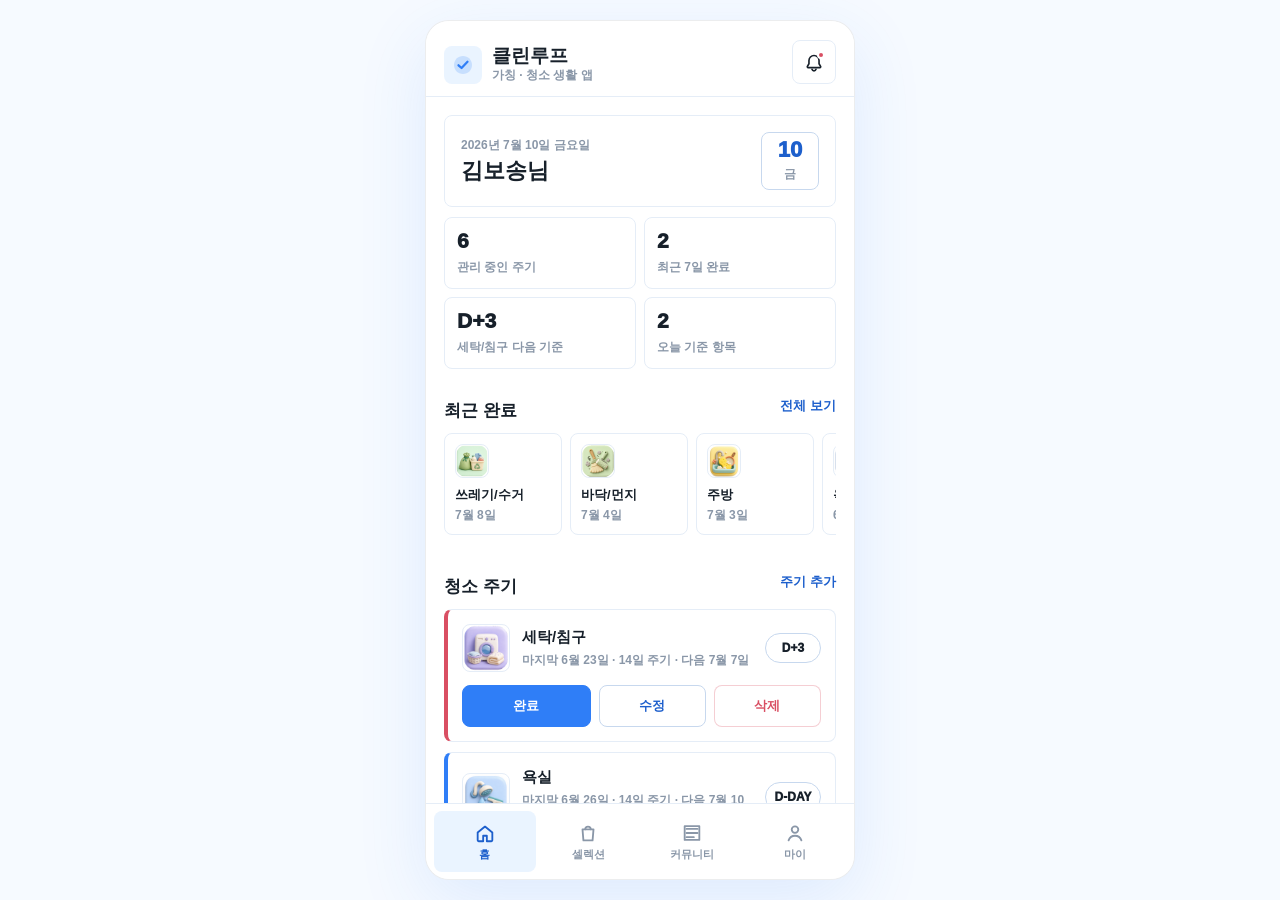
<file: final/prototype/index.html>
<!doctype html>
<html lang="ko">
  <head>
    <meta charset="UTF-8" />
    <meta name="viewport" content="width=device-width, initial-scale=1.0, viewport-fit=cover" />
    <title>청소 생활 앱 프로토타입</title>
    <link rel="icon" href="./favicon.ico" />
    <link rel="stylesheet" href="./styles.css" />
  </head>
  <body>
    <div class="app-shell" role="application" aria-label="청소 생활 앱">
      <header class="app-header">
        <div class="brand">
          <div class="brand-mark" aria-hidden="true">
            <svg viewBox="0 0 32 32" width="24" height="24">
              <path d="M16 4c6.7 0 12 5.3 12 12s-5.3 12-12 12S4 22.7 4 16 9.3 4 16 4Z" fill="currentColor" opacity=".18" />
              <path d="M10 16.4 14.1 20 22 11.6" fill="none" stroke="currentColor" stroke-width="3" stroke-linecap="round" stroke-linejoin="round" />
            </svg>
          </div>
          <div>
            <div class="brand-title">클린루프</div>
            <div class="brand-sub">가칭 · 청소 생활 앱</div>
          </div>
        </div>
        <button class="icon-button" type="button" id="notificationButton" aria-label="알림">
          <span class="alert-dot" id="alertDot"></span>
          <svg viewBox="0 0 24 24" width="22" height="22" aria-hidden="true">
            <path d="M6.5 10.4a5.5 5.5 0 0 1 11 0v3.5l1.7 2.8a1 1 0 0 1-.8 1.5H5.6a1 1 0 0 1-.8-1.5l1.7-2.8v-3.5Z" fill="none" stroke="currentColor" stroke-width="1.8" stroke-linejoin="round" />
            <path d="M9.8 20a2.3 2.3 0 0 0 4.4 0" fill="none" stroke="currentColor" stroke-width="1.8" stroke-linecap="round" />
          </svg>
        </button>
      </header>

      <main class="views" id="views">
        <section class="view active" id="view-home" aria-labelledby="homeTitle">
          <div class="home-dashboard">
            <div class="home-greeting">
              <p class="eyebrow">2026년 7월 10일 금요일</p>
              <h1 id="homeTitle">김보송님</h1>
            </div>
            <div class="today-chip" aria-label="오늘 날짜">
              <strong>10</strong>
              <span>금</span>
            </div>
          </div>

          <div class="home-info-grid" id="homeInfoGrid" aria-label="청소 주기 요약"></div>

          <section class="section compact">
            <div class="section-head">
              <h2>최근 완료</h2>
              <button class="text-button" type="button" onclick="openHistorySheet()">전체 보기</button>
            </div>
            <div class="history-strip" id="homeHistoryStrip"></div>
          </section>

          <section class="section">
            <div class="section-head">
              <h2>청소 주기</h2>
              <button class="text-button" type="button" id="addCategoryButton">주기 추가</button>
            </div>
            <div class="stack" id="categoryList"></div>
          </section>
        </section>

        <section class="view" id="view-selection" aria-labelledby="selectionTitle">
          <h1 class="sr-only" id="selectionTitle">브랜드 셀렉션</h1>
          <div class="banner-carousel" id="selectionBanners" aria-label="셀렉션 배너"></div>

          <section class="section">
            <div class="section-head">
              <h2>셀렉션 목록</h2>
            </div>
            <div class="filter-row" id="selectionFilters"></div>
            <div class="stack" id="selectionList"></div>
          </section>
        </section>

        <section class="view" id="view-community" aria-labelledby="communityTitle">
          <div class="page-title">
            <p class="eyebrow">커뮤니티</p>
            <h1 id="communityTitle">막히는 청소 문제는 함께 해결해요.</h1>
            <p class="page-copy">실제 사용자의 꿀팁과 답변을 먼저 모아봅니다.</p>
          </div>

          <div class="segmented" role="tablist" aria-label="커뮤니티 분류">
            <button type="button" class="segment active" data-community-tab="tips">꿀팁 공유</button>
            <button type="button" class="segment" data-community-tab="qa">Q&amp;A</button>
          </div>
          <div class="stack" id="communityList"></div>
        </section>

        <section class="view" id="view-community-detail" aria-labelledby="communityDetailTitle">
          <button class="back-button" type="button" id="communityBackButton">
            <span aria-hidden="true">‹</span>
            커뮤니티
          </button>
          <article class="community-detail" id="communityDetail"></article>
        </section>

        <section class="view" id="view-my" aria-labelledby="myTitle">
          <div class="profile-band">
            <div class="avatar" aria-hidden="true">보</div>
            <div>
              <p class="eyebrow">김보송님의 기록</p>
              <h1 id="myTitle">청소발자국</h1>
              <p class="page-copy">내 청소 리듬을 짧게 보고, 자세한 기록은 메뉴에서 확인해요.</p>
            </div>
          </div>

          <section class="stats-grid" id="myStats"></section>

          <section class="section">
            <div class="section-head">
              <h2>최근 12주</h2>
              <span class="muted">주간 완료 기록</span>
            </div>
            <div class="footprint-grid" id="footprintGrid"></div>
          </section>

          <section class="section">
            <div class="section-head">
              <h2>메뉴</h2>
            </div>
            <div class="menu-list" id="myMenus"></div>
          </section>
        </section>
      </main>

      <nav class="tabbar" aria-label="하단 네비게이션">
        <button class="tab-button active" type="button" data-view="home" aria-current="page">
          <svg viewBox="0 0 24 24" width="22" height="22" aria-hidden="true"><path d="M4 11.5 12 5l8 6.5V20a1 1 0 0 1-1 1h-5v-6h-4v6H5a1 1 0 0 1-1-1v-8.5Z" fill="none" stroke="currentColor" stroke-width="2" stroke-linejoin="round" /></svg>
          <span>홈</span>
        </button>
        <button class="tab-button" type="button" data-view="selection">
          <svg viewBox="0 0 24 24" width="22" height="22" aria-hidden="true"><path d="M6 8h12l-1 12H7L6 8Z" fill="none" stroke="currentColor" stroke-width="2" stroke-linejoin="round"/><path d="M9 8a3 3 0 0 1 6 0" fill="none" stroke="currentColor" stroke-width="2" stroke-linecap="round"/></svg>
          <span>셀렉션</span>
        </button>
        <button class="tab-button" type="button" data-view="community">
          <svg viewBox="0 0 24 24" width="22" height="22" aria-hidden="true"><path d="M6 7.5h12M6 12h12M6 16.5h8" fill="none" stroke="currentColor" stroke-width="2" stroke-linecap="round" /><path d="M4 4.5h16v15H4z" fill="none" stroke="currentColor" stroke-width="2" stroke-linejoin="round" /></svg>
          <span>커뮤니티</span>
        </button>
        <button class="tab-button" type="button" data-view="my">
          <svg viewBox="0 0 24 24" width="22" height="22" aria-hidden="true"><circle cx="12" cy="8.3" r="3.6" fill="none" stroke="currentColor" stroke-width="2" /><path d="M5 20c1.2-3.4 3.9-5 7-5s5.8 1.6 7 5" fill="none" stroke="currentColor" stroke-width="2" stroke-linecap="round" /></svg>
          <span>마이</span>
        </button>
      </nav>

      <div class="sheet-backdrop" id="sheetBackdrop" role="dialog" aria-modal="true" aria-labelledby="sheetTitle">
        <section class="sheet-panel">
          <header class="sheet-header">
            <div>
              <p class="eyebrow" id="sheetStep">상세</p>
              <h2 id="sheetTitle">상세</h2>
              <p class="sheet-sub" id="sheetSub"></p>
            </div>
            <button class="icon-button" type="button" id="sheetClose" aria-label="닫기">
              <svg viewBox="0 0 24 24" width="22" height="22" aria-hidden="true"><path d="M6 6l12 12M18 6 6 18" fill="none" stroke="currentColor" stroke-width="2" stroke-linecap="round" /></svg>
            </button>
          </header>
          <div class="sheet-body" id="sheetBody"></div>
        </section>
      </div>

      <div class="toast" id="toast" role="status" aria-live="polite"></div>
    </div>

    <script src="./app.js"></script>
  </body>
</html>
</file>
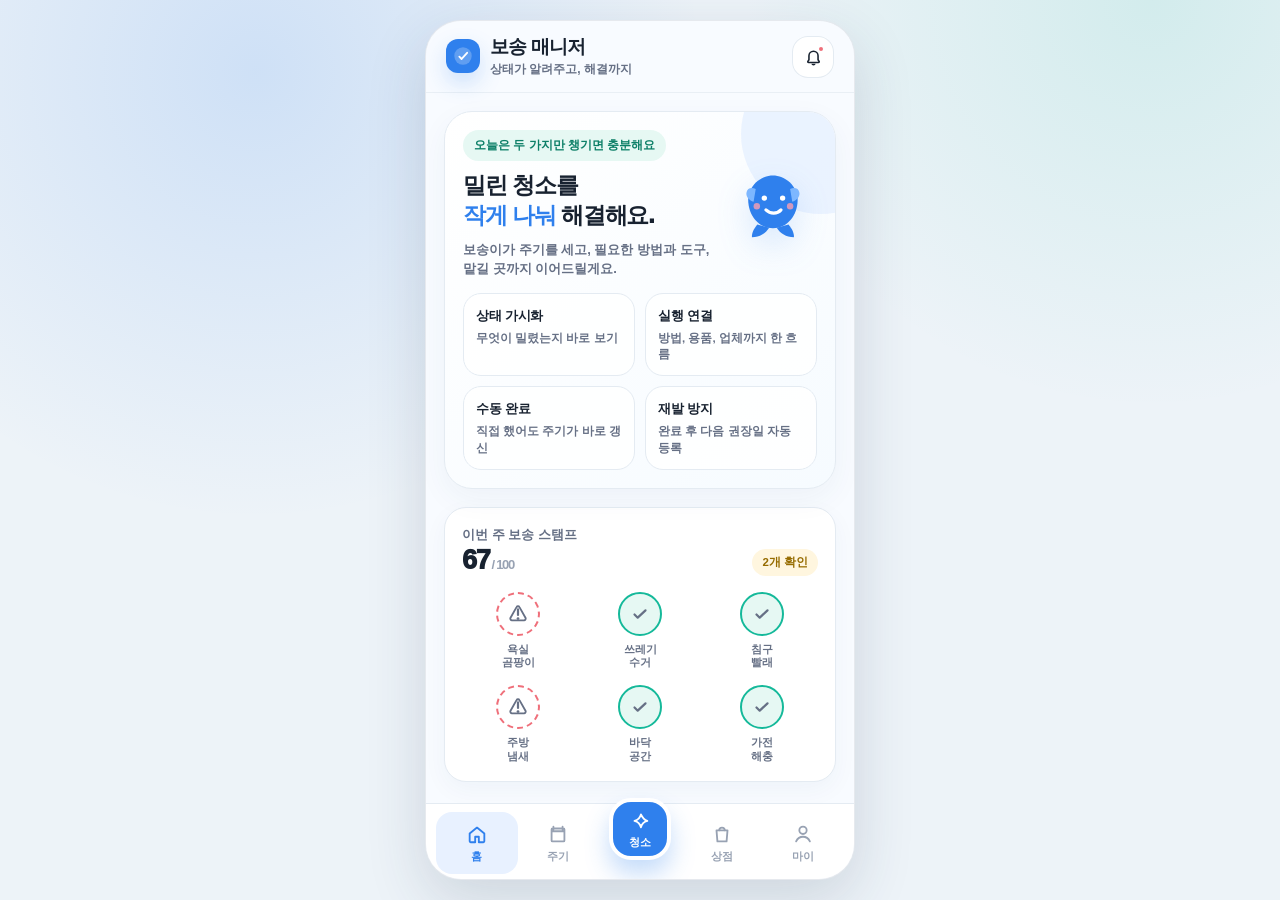
<file: if/이프-프로토-gpt.html>
<!DOCTYPE html>
<html lang="ko">
<head>
  <meta charset="UTF-8" />
  <meta name="viewport" content="width=device-width, initial-scale=1.0, viewport-fit=cover" />
  <title>보송 매니저 · 모바일 앱형 웹 UI</title>
  <style>
    :root {
      --page: #edf3f8;
      --app: #f8fbff;
      --surface: #ffffff;
      --surface-soft: #f2f7fb;
      --blue: #2f80ed;
      --blue-dark: #1c64d7;
      --blue-soft: #e8f1ff;
      --mint: #15b99a;
      --mint-soft: #e6f8f3;
      --yellow: #f4b73f;
      --yellow-soft: #fff6df;
      --coral: #ef6f7a;
      --coral-soft: #fff0f2;
      --ink: #182230;
      --sub: #667085;
      --muted: #98a2b3;
      --line: #e4ebf2;
      --line-strong: #d4e0ec;
      --shadow: 0 20px 60px rgba(36, 58, 90, .16);
      --radius-xl: 28px;
      --radius-lg: 22px;
      --radius-md: 16px;
      --radius-sm: 12px;
      --safe-bottom: env(safe-area-inset-bottom, 0px);
    }

    * { box-sizing: border-box; }
    html, body { min-height: 100%; }
    body {
      margin: 0;
      background:
        radial-gradient(circle at 20% 8%, rgba(47, 128, 237, .16), transparent 34%),
        radial-gradient(circle at 90% 0%, rgba(21, 185, 154, .12), transparent 28%),
        var(--page);
      color: var(--ink);
      font-family: -apple-system, BlinkMacSystemFont, "Pretendard", "Apple SD Gothic Neo", "Segoe UI", sans-serif;
      -webkit-font-smoothing: antialiased;
      display: flex;
      justify-content: center;
    }

    button, input { font: inherit; }
    button { -webkit-tap-highlight-color: transparent; }
    .sr-only {
      position: absolute; width: 1px; height: 1px; padding: 0; margin: -1px;
      overflow: hidden; clip: rect(0,0,0,0); white-space: nowrap; border: 0;
    }

    .app-shell {
      width: 100%;
      max-width: 430px;
      min-height: 100vh;
      min-height: 100dvh;
      background: var(--app);
      position: relative;
      overflow: hidden;
      box-shadow: var(--shadow);
    }
    @media (min-width: 640px) {
      body { padding: 20px 0; }
      .app-shell {
        min-height: min(880px, calc(100dvh - 40px));
        height: min(880px, calc(100dvh - 40px));
        border: 1px solid rgba(24, 34, 48, .08);
        border-radius: 36px;
      }
    }

    .app-header {
      position: absolute;
      inset: 0 0 auto;
      height: 72px;
      z-index: 30;
      display: flex;
      align-items: flex-end;
      justify-content: space-between;
      padding: 0 20px 14px;
      background: rgba(248, 251, 255, .92);
      backdrop-filter: blur(16px);
      border-bottom: 1px solid rgba(228, 235, 242, .75);
    }
    .brand { display: flex; align-items: center; gap: 10px; min-width: 0; }
    .brand-mark {
      width: 34px; height: 34px; border-radius: 12px;
      display: grid; place-items: center;
      background: var(--blue);
      box-shadow: 0 10px 22px rgba(47,128,237,.22);
      flex: 0 0 auto;
    }
    .brand-title { font-weight: 900; letter-spacing: -0.04em; font-size: 19px; }
    .brand-sub { font-size: 12px; color: var(--sub); font-weight: 650; margin-top: 1px; }
    .header-actions { display: flex; align-items: center; gap: 8px; }
    .icon-button {
      width: 42px; height: 42px; border: 0; border-radius: 16px;
      display: grid; place-items: center;
      background: var(--surface);
      color: var(--ink);
      box-shadow: inset 0 0 0 1px var(--line);
      cursor: pointer;
      position: relative;
    }
    .icon-button:focus-visible, .pill-button:focus-visible, .tab-button:focus-visible, .primary-btn:focus-visible,
    .secondary-btn:focus-visible, .ghost-btn:focus-visible, .small-action:focus-visible, .category-card:focus-visible {
      outline: 3px solid rgba(47,128,237,.26);
      outline-offset: 2px;
    }
    .alert-dot {
      position: absolute; top: 9px; right: 9px;
      width: 8px; height: 8px; border-radius: 50%;
      background: var(--coral); border: 2px solid var(--surface);
    }

    .views {
      position: absolute;
      inset: 72px 0 76px;
      overflow: hidden;
    }
    .view {
      display: none;
      height: 100%;
      overflow-y: auto;
      padding: 18px 18px 28px;
      scrollbar-width: none;
      animation: viewIn .22s ease;
    }
    .view::-webkit-scrollbar { display: none; }
    .view.active { display: block; }
    @keyframes viewIn { from { opacity: 0; transform: translateY(8px); } to { opacity: 1; transform: translateY(0); } }

    .tabbar {
      position: absolute;
      inset: auto 0 0;
      height: calc(76px + var(--safe-bottom));
      padding: 8px 10px calc(8px + var(--safe-bottom));
      background: rgba(255, 255, 255, .96);
      border-top: 1px solid var(--line);
      backdrop-filter: blur(18px);
      display: grid;
      grid-template-columns: repeat(5, 1fr);
      z-index: 40;
    }
    .tab-button {
      border: 0;
      background: transparent;
      color: var(--muted);
      border-radius: 16px;
      min-height: 56px;
      display: flex;
      flex-direction: column;
      align-items: center;
      justify-content: center;
      gap: 4px;
      font-size: 11px;
      font-weight: 800;
      cursor: pointer;
    }
    .tab-button svg { width: 22px; height: 22px; }
    .tab-button.active { color: var(--blue); background: var(--blue-soft); }
    .tab-button.clean-action {
      transform: translateY(-14px);
      background: var(--blue);
      color: #fff;
      width: 62px;
      height: 62px;
      border-radius: 22px;
      margin: 0 auto;
      box-shadow: 0 14px 24px rgba(47,128,237,.28);
      border: 4px solid #fff;
    }
    .tab-button.clean-action.active { background: var(--blue-dark); }

    h1, h2, h3, p { margin: 0; }
    .section-title { font-size: 17px; font-weight: 900; letter-spacing: -.03em; margin: 0 0 12px; }
    .section-caption { color: var(--sub); font-size: 13px; line-height: 1.5; font-weight: 620; }
    .stack { display: grid; gap: 14px; }
    .row { display: flex; align-items: center; justify-content: space-between; gap: 12px; }

    .hero-card {
      background: linear-gradient(138deg, #ffffff 0%, #f6fbff 100%);
      border: 1px solid var(--line);
      border-radius: var(--radius-xl);
      padding: 18px;
      box-shadow: 0 10px 30px rgba(32, 80, 120, .05);
      overflow: hidden;
      position: relative;
    }
    .hero-card:before {
      content: "";
      position: absolute; width: 160px; height: 160px;
      border-radius: 999px; background: var(--blue-soft);
      right: -66px; top: -58px; opacity: .85;
    }
    .hero-content { position: relative; z-index: 1; display: grid; grid-template-columns: 1fr 86px; gap: 10px; align-items: center; }
    .bubble {
      display: inline-flex;
      align-items: center;
      width: fit-content;
      padding: 7px 11px;
      background: var(--mint-soft);
      color: #0c7f67;
      font-size: 12px;
      font-weight: 900;
      border-radius: 999px;
      margin-bottom: 10px;
    }
    .hero-title { font-size: 23px; line-height: 1.3; letter-spacing: -.05em; font-weight: 950; }
    .hero-title strong { color: var(--blue); }
    .hero-note { margin-top: 9px; max-width: 250px; }
    .mascot-wrap { display: grid; place-items: center; align-self: stretch; }
    .mascot { width: 86px; height: 86px; filter: drop-shadow(0 12px 16px rgba(47,128,237,.16)); }

    .value-grid { display: grid; grid-template-columns: repeat(2, 1fr); gap: 10px; margin-top: 14px; }
    .value-card {
      background: rgba(255,255,255,.88);
      border: 1px solid var(--line);
      border-radius: 18px;
      padding: 13px 12px;
    }
    .value-card strong { display: block; font-size: 13px; font-weight: 900; letter-spacing: -.02em; }
    .value-card span { display: block; margin-top: 5px; color: var(--sub); font-size: 11.5px; line-height: 1.42; font-weight: 650; }

    .stamp-card, .plain-card, .task-card, .commerce-card, .board-card, .history-card {
      background: var(--surface);
      border: 1px solid var(--line);
      border-radius: var(--radius-lg);
      box-shadow: 0 8px 24px rgba(32, 80, 120, .045);
    }
    .stamp-card { padding: 17px; }
    .stamp-head { display: flex; justify-content: space-between; align-items: flex-end; margin-bottom: 16px; }
    .stamp-score { font-size: 27px; letter-spacing: -.05em; font-weight: 950; }
    .stamp-score span { color: var(--muted); font-size: 13px; font-weight: 760; }
    .stamp-status { padding: 6px 10px; border-radius: 999px; background: var(--yellow-soft); color: #966c00; font-size: 11.5px; font-weight: 900; }
    .stamp-status.clear { color: #0b8068; background: var(--mint-soft); }
    .stamp-grid { display: grid; grid-template-columns: repeat(3, 1fr); row-gap: 15px; column-gap: 10px; }
    .stamp-item { border: 0; background: transparent; display: grid; place-items: center; gap: 7px; color: var(--sub); padding: 0; cursor: pointer; border-radius: 14px; }
    .stamp-item[disabled] { cursor: default; }
    .stamp-mark {
      width: 44px; height: 44px; border-radius: 999px;
      display: grid; place-items: center;
      transition: transform .25s ease, border-color .25s ease, background .25s ease;
    }
    .stamp-mark.done { background: var(--mint-soft); border: 2px solid var(--mint); }
    .stamp-mark.soon { background: var(--yellow-soft); border: 2px solid var(--yellow); }
    .stamp-mark.late { background: #fff; border: 2px dashed var(--coral); }
    .stamp-mark.pop { animation: pop .45s ease; }
    @keyframes pop { 0% { transform: scale(1); } 48% { transform: scale(1.18); } 100% { transform: scale(1); } }
    .stamp-label { font-size: 11px; font-weight: 850; color: var(--sub); line-height: 1.25; }

    .task-card { padding: 15px; position: relative; overflow: hidden; }
    .task-card.late { border-color: rgba(239,111,122,.32); background: linear-gradient(180deg, #fff, #fff7f8); }
    .task-card.soon { border-color: rgba(244,183,63,.32); background: linear-gradient(180deg, #fff, #fffaf0); }
    .task-card.done { border-color: rgba(21,185,154,.24); }
    .task-top { display: flex; gap: 12px; align-items: flex-start; }
    .category-icon {
      width: 44px; height: 44px; border-radius: 16px;
      background: var(--blue-soft);
      color: var(--blue);
      display: grid; place-items: center;
      flex: 0 0 auto;
    }
    .category-icon.mint { background: var(--mint-soft); color: #0c826c; }
    .category-icon.coral { background: var(--coral-soft); color: var(--coral); }
    .category-icon.yellow { background: var(--yellow-soft); color: #966c00; }
    .task-body { flex: 1; min-width: 0; }
    .task-title { font-size: 15px; font-weight: 930; letter-spacing: -.025em; }
    .task-meta { margin-top: 5px; color: var(--sub); font-size: 12px; line-height: 1.45; font-weight: 650; }
    .state-pill { flex: 0 0 auto; padding: 6px 9px; border-radius: 999px; font-size: 11px; font-weight: 900; }
    .state-pill.late { background: var(--coral-soft); color: #c64f5a; }
    .state-pill.soon { background: var(--yellow-soft); color: #966c00; }
    .state-pill.done { background: var(--mint-soft); color: #0b8068; }
    .task-actions { display: grid; grid-template-columns: 1fr 1fr; gap: 8px; margin-top: 14px; }
    .task-actions.three { grid-template-columns: 1fr 1fr 1fr; }
    .primary-btn, .secondary-btn, .ghost-btn, .small-action, .pill-button {
      min-height: 44px;
      border-radius: 14px;
      font-weight: 900;
      cursor: pointer;
      border: 0;
    }
    .primary-btn { color: #fff; background: var(--blue); box-shadow: 0 10px 20px rgba(47,128,237,.18); }
    .primary-btn:active, .secondary-btn:active, .ghost-btn:active, .small-action:active, .pill-button:active, .category-card:active { transform: scale(.98); }
    .secondary-btn { background: var(--surface-soft); color: var(--ink); box-shadow: inset 0 0 0 1px var(--line); }
    .ghost-btn { background: transparent; color: var(--blue); box-shadow: inset 0 0 0 1px var(--blue-soft); }
    .small-action { min-height: 36px; padding: 0 12px; background: var(--surface-soft); color: var(--sub); box-shadow: inset 0 0 0 1px var(--line); }

    .progress-line { margin-top: 12px; height: 7px; border-radius: 99px; background: #eef2f6; overflow: hidden; }
    .progress-line span { display: block; height: 100%; border-radius: inherit; background: var(--mint); }
    .progress-line span.soon { background: var(--yellow); }
    .progress-line span.late { background: var(--coral); }

    .chips { display: flex; gap: 8px; overflow-x: auto; padding-bottom: 4px; scrollbar-width: none; }
    .chips::-webkit-scrollbar { display: none; }
    .pill-button {
      min-height: 38px;
      padding: 0 14px;
      background: var(--surface);
      color: var(--sub);
      box-shadow: inset 0 0 0 1px var(--line);
      white-space: nowrap;
      font-size: 13px;
    }
    .pill-button.active { color: var(--blue); background: var(--blue-soft); box-shadow: inset 0 0 0 1px rgba(47,128,237,.28); }

    .category-grid { display: grid; grid-template-columns: repeat(2, 1fr); gap: 10px; }
    .category-card {
      border: 1px solid var(--line);
      background: var(--surface);
      border-radius: 20px;
      padding: 14px;
      text-align: left;
      cursor: pointer;
      min-height: 126px;
      display: flex;
      flex-direction: column;
      justify-content: space-between;
    }
    .category-card strong { font-size: 15px; font-weight: 950; letter-spacing: -.03em; }
    .category-card span { color: var(--sub); font-size: 12px; line-height: 1.45; font-weight: 650; margin-top: 6px; display: block; }

    .board-card { padding: 14px; display: grid; gap: 11px; }
    .board-card .board-row { display: flex; align-items: center; justify-content: space-between; gap: 12px; }
    .board-title { font-size: 15px; font-weight: 930; }
    .board-meta { color: var(--sub); font-size: 12px; font-weight: 650; margin-top: 4px; }
    .board-actions { display: grid; grid-template-columns: repeat(3, 1fr); gap: 7px; }

    .commerce-hero {
      background: linear-gradient(135deg, var(--blue) 0%, #54b2ff 100%);
      color: #fff;
      border-radius: var(--radius-xl);
      padding: 20px;
      min-height: 138px;
      position: relative;
      overflow: hidden;
    }
    .commerce-hero:after {
      content: ""; position: absolute; width: 160px; height: 160px;
      right: -70px; bottom: -80px; border-radius: 999px;
      background: rgba(255,255,255,.16);
    }
    .commerce-hero h2 { font-size: 24px; letter-spacing: -.05em; line-height: 1.25; font-weight: 950; position: relative; z-index: 1; }
    .commerce-hero p { color: rgba(255,255,255,.88); margin-top: 9px; font-size: 13px; line-height: 1.45; font-weight: 650; position: relative; z-index: 1; }
    .commerce-row { display: flex; gap: 12px; overflow-x: auto; padding: 1px 0 8px; scrollbar-width: none; }
    .commerce-row::-webkit-scrollbar { display: none; }
    .commerce-card {
      min-width: 190px;
      padding: 14px;
      display: grid;
      gap: 11px;
    }
    .product-thumb {
      height: 98px;
      border-radius: 18px;
      background: linear-gradient(135deg, #f7fbff, #eef7f4);
      display: grid;
      place-items: center;
      border: 1px solid var(--line);
    }
    .product-name { font-size: 14px; font-weight: 930; line-height: 1.35; letter-spacing: -.02em; }
    .product-meta { color: var(--sub); font-size: 12px; line-height: 1.4; font-weight: 650; }
    .price { font-size: 15px; font-weight: 950; }
    .tag-row { display: flex; flex-wrap: wrap; gap: 6px; }
    .tag { padding: 5px 8px; border-radius: 99px; background: var(--surface-soft); color: var(--sub); font-size: 11px; font-weight: 800; }

    .history-card { padding: 13px; display: flex; align-items: center; gap: 11px; }
    .history-dot { width: 10px; height: 10px; border-radius: 50%; background: var(--mint); flex: 0 0 auto; }
    .history-card strong { font-size: 13.5px; font-weight: 900; }
    .history-card span { display: block; margin-top: 3px; color: var(--sub); font-size: 12px; font-weight: 650; }

    .sheet-backdrop {
      position: absolute;
      inset: 0;
      background: rgba(15, 23, 42, .42);
      z-index: 80;
      display: none;
      align-items: flex-end;
    }
    .sheet-backdrop.open { display: flex; }
    .bottom-sheet {
      width: 100%;
      max-height: 88%;
      background: var(--surface);
      border-radius: 28px 28px 0 0;
      overflow: hidden;
      transform: translateY(18px);
      animation: sheetIn .22s ease forwards;
      box-shadow: 0 -20px 40px rgba(15, 23, 42, .18);
    }
    @keyframes sheetIn { to { transform: translateY(0); } }
    .sheet-head { padding: 16px 18px 12px; border-bottom: 1px solid var(--line); display: flex; justify-content: space-between; align-items: center; gap: 12px; }
    .sheet-title { font-size: 17px; font-weight: 950; letter-spacing: -.035em; }
    .sheet-sub { margin-top: 3px; color: var(--sub); font-size: 12px; font-weight: 650; }
    .sheet-body { padding: 16px 18px calc(18px + var(--safe-bottom)); max-height: calc(88dvh - 72px); overflow-y: auto; display: grid; gap: 14px; }
    .stepper { display: grid; grid-template-columns: repeat(4, 1fr); gap: 6px; }
    .stepper span { height: 4px; border-radius: 99px; background: var(--line); }
    .stepper span.on { background: var(--blue); }
    .issue-list { display: grid; gap: 9px; }
    .issue-button {
      min-height: 54px;
      border: 1px solid var(--line);
      background: var(--surface);
      border-radius: 16px;
      padding: 0 14px;
      text-align: left;
      cursor: pointer;
      display: flex;
      align-items: center;
      justify-content: space-between;
      font-weight: 900;
    }
    .issue-button span { color: var(--sub); font-size: 12px; font-weight: 700; }
    .guide-card {
      border: 1px solid var(--line);
      background: var(--surface-soft);
      border-radius: 18px;
      padding: 14px;
      display: grid;
      gap: 10px;
    }
    .guide-card strong { font-size: 14px; font-weight: 950; }
    .guide-card ol, .guide-card ul { margin: 0; padding-left: 20px; color: var(--sub); font-size: 13px; line-height: 1.65; font-weight: 650; }
    .compare-list { display: grid; gap: 10px; }
    .compare-card { border: 1px solid var(--line); border-radius: 18px; padding: 14px; background: #fff; display: grid; gap: 8px; }
    .compare-card .row { align-items: flex-start; }
    .compare-card strong { font-size: 14.5px; font-weight: 950; }
    .compare-card p { color: var(--sub); font-size: 12.5px; line-height: 1.5; font-weight: 650; }
    .disclosure { color: var(--muted); font-size: 11px; line-height: 1.5; font-weight: 650; }

    .toast {
      position: absolute;
      left: 18px; right: 18px; bottom: calc(86px + var(--safe-bottom));
      z-index: 120;
      min-height: 52px;
      border-radius: 18px;
      background: rgba(24,34,48,.94);
      color: #fff;
      display: none;
      align-items: center;
      padding: 0 16px;
      font-size: 13px;
      font-weight: 780;
      box-shadow: 0 12px 28px rgba(24,34,48,.22);
    }
    .toast.show { display: flex; animation: toastIn .25s ease; }
    @keyframes toastIn { from { opacity: 0; transform: translateY(10px); } to { opacity: 1; transform: translateY(0); } }

    .divider { height: 1px; background: var(--line); margin: 4px 0; }
    .mt-4 { margin-top: 4px; } .mt-8 { margin-top: 8px; } .mt-12 { margin-top: 12px; } .mt-18 { margin-top: 18px; } .mt-22 { margin-top: 22px; }

    .hidden { display: none !important; }
    @media (prefers-reduced-motion: reduce) {
      *, *:before, *:after { animation-duration: .001ms !important; transition-duration: .001ms !important; scroll-behavior: auto !important; }
    }
  </style>
</head>
<body>
  <div class="app-shell" role="application" aria-label="보송 매니저 모바일 앱형 웹 UI">
    <header class="app-header">
      <div class="brand" aria-label="보송 매니저">
        <div class="brand-mark" aria-hidden="true">
          <svg width="22" height="22" viewBox="0 0 48 48" fill="none"><circle cx="24" cy="24" r="19" fill="white" opacity=".24"/><path d="M16 25.5l5 5L33 17" stroke="white" stroke-width="4" stroke-linecap="round" stroke-linejoin="round"/></svg>
        </div>
        <div>
          <div class="brand-title">보송 매니저</div>
          <div class="brand-sub">상태가 알려주고, 해결까지</div>
        </div>
      </div>
      <div class="header-actions">
        <button class="icon-button" type="button" onclick="openSheet('notification')" aria-label="알림 열기">
          <span class="alert-dot" id="alertDot" aria-hidden="true"></span>
          <svg width="21" height="21" viewBox="0 0 24 24" fill="none" aria-hidden="true"><path d="M12 21a2.6 2.6 0 0 0 2.5-1.9h-5A2.6 2.6 0 0 0 12 21Z" fill="currentColor"/><path d="M18.4 16.4l-1.2-1.8V10a5.2 5.2 0 0 0-10.4 0v4.6l-1.2 1.8c-.4.6 0 1.4.8 1.4h11.2c.8 0 1.2-.8.8-1.4Z" stroke="currentColor" stroke-width="1.8" stroke-linejoin="round"/></svg>
        </button>
      </div>
    </header>

    <div class="views" id="views">
      <main class="view active" id="view-home" aria-labelledby="homeTitle">
        <section class="hero-card">
          <div class="hero-content">
            <div>
              <div class="bubble">오늘은 두 가지만 챙기면 충분해요</div>
              <h1 class="hero-title" id="homeTitle">밀린 청소를<br><strong>작게 나눠</strong> 해결해요.</h1>
              <p class="section-caption hero-note">보송이가 주기를 세고, 필요한 방법과 도구, 맡길 곳까지 이어드릴게요.</p>
            </div>
            <div class="mascot-wrap" aria-hidden="true">
              <svg class="mascot" viewBox="0 0 160 160" fill="none">
                <path d="M78 27c22 0 46 19 46 45 0 30-20 53-46 53S32 102 32 72c0-26 24-45 46-45Z" fill="#2F80ED"/>
                <path d="M42 76c-9-3-15-10-13-18 1-7 9-10 17-6" fill="#7DB7FF"/>
                <path d="M114 76c9-3 15-10 13-18-1-7-9-10-17-6" fill="#7DB7FF"/>
                <circle cx="62" cy="69" r="5" fill="white"/><circle cx="96" cy="69" r="5" fill="white"/>
                <path d="M65 91c8 8 21 8 28 0" stroke="white" stroke-width="6" stroke-linecap="round"/>
                <circle cx="48" cy="84" r="6" fill="#FF9FB0" opacity=".78"/><circle cx="110" cy="84" r="6" fill="#FF9FB0" opacity=".78"/>
                <path d="M49 118c-7 8-11 18-10 24 15-1 25-7 32-18" fill="#2F80ED"/>
                <path d="M107 118c7 8 11 18 10 24-15-1-25-7-32-18" fill="#2F80ED"/>
              </svg>
            </div>
          </div>
          <div class="value-grid" aria-label="핵심 가치">
            <div class="value-card"><strong>상태 가시화</strong><span>무엇이 밀렸는지 바로 보기</span></div>
            <div class="value-card"><strong>실행 연결</strong><span>방법, 용품, 업체까지 한 흐름</span></div>
            <div class="value-card"><strong>수동 완료</strong><span>직접 했어도 주기가 바로 갱신</span></div>
            <div class="value-card"><strong>재발 방지</strong><span>완료 후 다음 권장일 자동 등록</span></div>
          </div>
        </section>

        <section class="mt-18 stamp-card" aria-labelledby="stampTitle">
          <div class="stamp-head">
            <div>
              <p class="section-caption" id="stampTitle">이번 주 보송 스탬프</p>
              <div class="stamp-score" id="stampScore">0<span> / 100</span></div>
            </div>
            <span class="stamp-status" id="stampStatus">계산 중</span>
          </div>
          <div class="stamp-grid" id="stampGrid"></div>
        </section>

        <section class="mt-22">
          <div class="row">
            <h2 class="section-title">지금 확인할 항목</h2>
            <button class="small-action" type="button" onclick="showTab('board')">전체 보기</button>
          </div>
          <div class="stack" id="urgentTasks"></div>
        </section>

        <section class="mt-22">
          <h2 class="section-title">10분 안에 가능한 청소</h2>
          <div class="task-card done" id="quickCard">
            <div class="task-top">
              <div class="category-icon mint" aria-hidden="true"><svg width="23" height="23" viewBox="0 0 24 24" fill="none"><path d="M6 9h12M8 13h8M10 17h4" stroke="currentColor" stroke-width="2" stroke-linecap="round"/><rect x="4" y="4" width="16" height="17" rx="5" stroke="currentColor" stroke-width="2"/></svg></div>
              <div class="task-body">
                <div class="task-title">배수구 머리카락 정리</div>
                <div class="task-meta">예상 5분 · 오늘 완료하면 욕실 항목의 부담이 줄어요.</div>
              </div>
            </div>
            <div class="task-actions">
              <button class="secondary-btn" type="button" onclick="openGuide('bath')">방법 보기</button>
              <button class="primary-btn" type="button" onclick="completeQuick()">완료했어요</button>
            </div>
          </div>
        </section>
      </main>

      <main class="view" id="view-clean" aria-labelledby="cleanTitle">
        <section>
          <p class="section-caption">문제 선택</p>
          <h2 class="section-title" id="cleanTitle">어디가 가장 신경 쓰이나요?</h2>
          <div class="category-grid" id="categoryGrid"></div>
        </section>
        <section class="mt-22">
          <h2 class="section-title">추천 해결 루프</h2>
          <div class="plain-card" style="padding:16px;">
            <p class="section-caption">선택한 문제는 <strong style="color:var(--ink)">문제 이해 → 가이드 → 도구/업체 비교 → 완료</strong> 순서로 진행돼요. 완료를 누르면 주기 보드가 자동으로 갱신됩니다.</p>
            <button class="primary-btn mt-12" style="width:100%;" type="button" onclick="openGuide('bath')">욕실 곰팡이 예시 보기</button>
          </div>
        </section>
      </main>

      <main class="view" id="view-board" aria-labelledby="boardTitle">
        <section>
          <p class="section-caption">주기 보드</p>
          <h2 class="section-title" id="boardTitle">전체 청소 상태</h2>
          <div class="chips" id="boardFilters" aria-label="주기 보드 필터"></div>
          <div class="stack mt-12" id="boardList"></div>
        </section>
      </main>

      <main class="view" id="view-shop" aria-labelledby="shopTitle">
        <section class="commerce-hero">
          <h2 id="shopTitle">상황별로 고르는<br>보송 해결템</h2>
          <p>상품을 나열하지 않고, 지금 밀린 문제와 연결되는 키트만 먼저 보여줘요.</p>
        </section>
        <section class="mt-18">
          <div class="chips" id="shopChips" aria-label="상점 카테고리">
            <button class="pill-button active" type="button">추천</button>
            <button class="pill-button" type="button">BEST</button>
            <button class="pill-button" type="button">NEW</button>
            <button class="pill-button" type="button">욕실</button>
            <button class="pill-button" type="button">자취 시작</button>
          </div>
        </section>
        <section class="mt-18">
          <h2 class="section-title">이번 주 추천 키트</h2>
          <div class="commerce-row" id="shopRows"></div>
        </section>
        <section class="mt-22">
          <h2 class="section-title">문제별 빠른 구매</h2>
          <div class="stack" id="quickShopList"></div>
        </section>
      </main>

      <main class="view" id="view-my" aria-labelledby="myTitle">
        <section class="plain-card" style="padding:18px;">
          <div class="row">
            <div>
              <p class="section-caption">김보송님의 기록</p>
              <h2 class="section-title" id="myTitle" style="margin-bottom:0;">청소 발자국</h2>
            </div>
            <button class="small-action" type="button" onclick="clearHistory()">기록 초기화</button>
          </div>
        </section>
        <section class="mt-18 stack" id="historyList"></section>
        <section class="mt-22 plain-card" style="padding:16px;">
          <h2 class="section-title">공동 관리 준비 중</h2>
          <p class="section-caption">담당자 지정, 완료 기록 공유, 부드러운 리마인드는 다음 단계에서 확장하는 기능으로 남겼어요.</p>
        </section>
      </main>
    </div>

    <nav class="tabbar" aria-label="하단 네비게이션">
      <button class="tab-button active" type="button" data-tab="home" onclick="showTab('home')" aria-current="page"><svg viewBox="0 0 24 24" fill="none"><path d="M4 11.5 12 5l8 6.5V20a1 1 0 0 1-1 1h-5v-6h-4v6H5a1 1 0 0 1-1-1v-8.5Z" stroke="currentColor" stroke-width="2" stroke-linejoin="round"/></svg><span>홈</span></button>
      <button class="tab-button" type="button" data-tab="board" onclick="showTab('board')"><svg viewBox="0 0 24 24" fill="none"><path d="M7 4v3M17 4v3M5 9h14M6 6h12a1 1 0 0 1 1 1v12a1 1 0 0 1-1 1H6a1 1 0 0 1-1-1V7a1 1 0 0 1 1-1Z" stroke="currentColor" stroke-width="2" stroke-linecap="round"/></svg><span>주기</span></button>
      <button class="tab-button clean-action" type="button" data-tab="clean" onclick="showTab('clean')"><svg viewBox="0 0 24 24" fill="none"><path d="M6 13c4-1 6-3 7-7 2 4 4 6 7 7-4 1-6 3-7 7-1-4-3-6-7-7Z" stroke="currentColor" stroke-width="2" stroke-linejoin="round"/></svg><span>청소</span></button>
      <button class="tab-button" type="button" data-tab="shop" onclick="showTab('shop')"><svg viewBox="0 0 24 24" fill="none"><path d="M6 8h12l-1 12H7L6 8Z" stroke="currentColor" stroke-width="2" stroke-linejoin="round"/><path d="M9 8a3 3 0 0 1 6 0" stroke="currentColor" stroke-width="2" stroke-linecap="round"/></svg><span>상점</span></button>
      <button class="tab-button" type="button" data-tab="my" onclick="showTab('my')"><svg viewBox="0 0 24 24" fill="none"><path d="M12 12a4 4 0 1 0 0-8 4 4 0 0 0 0 8ZM4.5 20c1.6-3.3 4.1-5 7.5-5s5.9 1.7 7.5 5" stroke="currentColor" stroke-width="2" stroke-linecap="round"/></svg><span>마이</span></button>
    </nav>

    <div class="sheet-backdrop" id="sheetBackdrop" role="dialog" aria-modal="true" aria-labelledby="sheetTitle">
      <div class="bottom-sheet">
        <div class="sheet-head">
          <div>
            <div class="sheet-title" id="sheetTitle">해결 플로우</div>
            <div class="sheet-sub" id="sheetSub">지금 필요한 단계만 볼게요.</div>
          </div>
          <button class="icon-button" type="button" onclick="closeSheet()" aria-label="닫기"><svg width="22" height="22" viewBox="0 0 24 24" fill="none" aria-hidden="true"><path d="M6 6l12 12M18 6 6 18" stroke="currentColor" stroke-width="2" stroke-linecap="round"/></svg></button>
        </div>
        <div class="sheet-body" id="sheetBody"></div>
      </div>
    </div>

    <div class="toast" id="toast" role="status" aria-live="polite"></div>
  </div>

  <script>
    const MS_PER_DAY = 1000 * 60 * 60 * 24;
    const today = new Date('2026-07-09T12:00:00+09:00');
    const daysAgo = (days) => new Date(today.getTime() - days * MS_PER_DAY).toISOString();
    const fmt = (iso) => {
      const d = new Date(iso);
      return `${d.getMonth() + 1}월 ${d.getDate()}일`;
    };
    const dayDiff = (iso) => Math.max(0, Math.floor((today.getTime() - new Date(iso).getTime()) / MS_PER_DAY));

    let activeFilter = '전체';
    let sheetMode = null;
    let currentCategory = 'bath';
    let flowStep = 1;
    let history = [
      { id: 1, title: '방 바닥 먼지 정리', type: 'SELF', date: daysAgo(1) },
      { id: 2, title: '침구 세탁 주기 확인', type: 'SELF', date: daysAgo(5) },
      { id: 3, title: '주방 배수구 클리너 구매 연결', type: 'COMMERCE', date: daysAgo(8) }
    ];

    let tasks = [
      { id: 'bath', category: '욕실·곰팡이', name: '욕실 타일 곰팡이 점검', targetDays: 14, lastCleanedDate: daysAgo(18), icon: 'bath', guide: '타일 곰팡이', issue: '곰팡이와 물때가 같이 보여요', action: '욕실 집중 청소' },
      { id: 'trash', category: '쓰레기·수거', name: '분리수거와 음식물 정리', targetDays: 3, lastCleanedDate: daysAgo(2), icon: 'trash', guide: '문앞 수거', issue: '퇴근 후 분리배출이 계속 밀려요', action: '정기 수거' },
      { id: 'laundry', category: '침구·빨래', name: '침구와 수건 세탁', targetDays: 14, lastCleanedDate: daysAgo(5), icon: 'laundry', guide: '침구 세탁', issue: '수건 냄새가 걱정돼요', action: '세탁 수거' },
      { id: 'kitchen', category: '주방·냄새', name: '싱크대 배수구 냄새', targetDays: 7, lastCleanedDate: daysAgo(7), icon: 'kitchen', guide: '배수구 냄새', issue: '싱크대에서 냄새가 올라와요', action: '주방 청소' },
      { id: 'floor', category: '바닥·공간', name: '바닥 머리카락 정리', targetDays: 4, lastCleanedDate: daysAgo(1), icon: 'floor', guide: '먼지와 머리카락', issue: '바닥이 금방 지저분해져요', action: '정기 청소' },
      { id: 'appliance', category: '가전·해충', name: '에어컨 필터 점검', targetDays: 30, lastCleanedDate: daysAgo(12), icon: 'appliance', guide: '에어컨 냄새', issue: '틀 때마다 퀴퀴한 냄새가 나요', action: '분해 청소' }
    ];

    const products = [
      { name: '욕실 곰팡이 해결 키트', meta: '제거젤 · 틈새솔 · 장갑', price: '9,900원대', tags: ['욕실', '초보자용'], type: 'kit' },
      { name: '장마철 냄새 방지 키트', meta: '배수구망 · 탈취제 · 청소포', price: '12,000원대', tags: ['장마', '냄새'], type: 'kit' },
      { name: '자취 시작 기본 청소 세트', meta: '다목적 세제 · 극세사 · 솔', price: '16,900원대', tags: ['BEST', '입문'], type: 'set' },
      { name: '수세미 교체 패키지', meta: '2주 교체 기준 묶음', price: '4,900원대', tags: ['소모품', '정기'], type: 'sponge' }
    ];

    function statusOf(task) {
      const elapsed = dayDiff(task.lastCleanedDate);
      const ratio = elapsed / task.targetDays;
      if (ratio >= 1) return 'late';
      if (ratio >= 0.7) return 'soon';
      return 'done';
    }
    function statusText(task) {
      const status = statusOf(task);
      const elapsed = dayDiff(task.lastCleanedDate);
      if (status === 'late') return `${elapsed - task.targetDays}일 지연`;
      if (status === 'soon') return `${task.targetDays - elapsed}일 뒤 권장`;
      return `${task.targetDays - elapsed}일 남음`;
    }
    function iconSvg(type) {
      const map = {
        bath: '<svg width="24" height="24" viewBox="0 0 24 24" fill="none"><path d="M6 11h12v4a4 4 0 0 1-4 4h-4a4 4 0 0 1-4-4v-4Z" stroke="currentColor" stroke-width="2"/><path d="M8 11V7a3 3 0 0 1 6 0" stroke="currentColor" stroke-width="2" stroke-linecap="round"/><path d="M5 11h14" stroke="currentColor" stroke-width="2" stroke-linecap="round"/></svg>',
        trash: '<svg width="24" height="24" viewBox="0 0 24 24" fill="none"><path d="M8 8h8l-.8 12H8.8L8 8Z" stroke="currentColor" stroke-width="2"/><path d="M7 8h10M10 8V5h4v3" stroke="currentColor" stroke-width="2" stroke-linecap="round"/></svg>',
        laundry: '<svg width="24" height="24" viewBox="0 0 24 24" fill="none"><rect x="5" y="3" width="14" height="18" rx="4" stroke="currentColor" stroke-width="2"/><circle cx="12" cy="14" r="4" stroke="currentColor" stroke-width="2"/><path d="M8 7h.01M11 7h5" stroke="currentColor" stroke-width="2" stroke-linecap="round"/></svg>',
        kitchen: '<svg width="24" height="24" viewBox="0 0 24 24" fill="none"><path d="M5 13h14v3a4 4 0 0 1-4 4h-6a4 4 0 0 1-4-4v-3Z" stroke="currentColor" stroke-width="2"/><path d="M9 9c0-2 1.5-3 3-3s3 1 3 3" stroke="currentColor" stroke-width="2" stroke-linecap="round"/></svg>',
        floor: '<svg width="24" height="24" viewBox="0 0 24 24" fill="none"><path d="M5 18c4-3 10-3 14 0M7 13c3-2 7-2 10 0M9 8c2-1 4-1 6 0" stroke="currentColor" stroke-width="2" stroke-linecap="round"/></svg>',
        appliance: '<svg width="24" height="24" viewBox="0 0 24 24" fill="none"><rect x="4" y="5" width="16" height="10" rx="3" stroke="currentColor" stroke-width="2"/><path d="M8 19h8M9 15l-1 4M15 15l1 4" stroke="currentColor" stroke-width="2" stroke-linecap="round"/></svg>',
        check: '<svg width="22" height="22" viewBox="0 0 24 24" fill="none"><path d="M6 12.5l3.5 3.5L18 8" stroke="currentColor" stroke-width="2.4" stroke-linecap="round" stroke-linejoin="round"/></svg>',
        soon: '<svg width="22" height="22" viewBox="0 0 24 24" fill="none"><circle cx="12" cy="12" r="8" stroke="currentColor" stroke-width="2"/><path d="M12 7v5l3 2" stroke="currentColor" stroke-width="2" stroke-linecap="round"/></svg>',
        late: '<svg width="22" height="22" viewBox="0 0 24 24" fill="none"><path d="M12 7v6" stroke="currentColor" stroke-width="2.4" stroke-linecap="round"/><path d="M12 17h.01" stroke="currentColor" stroke-width="3" stroke-linecap="round"/><path d="M10.4 4.5 3.7 16.3A2 2 0 0 0 5.4 19h13.2a2 2 0 0 0 1.7-2.7L13.6 4.5a1.8 1.8 0 0 0-3.2 0Z" stroke="currentColor" stroke-width="2" stroke-linejoin="round"/></svg>'
      };
      return map[type] || map.check;
    }

    function showTab(tab) {
      document.querySelectorAll('.view').forEach(v => v.classList.remove('active'));
      document.getElementById(`view-${tab}`).classList.add('active');
      document.querySelectorAll('.tab-button').forEach(btn => {
        btn.classList.toggle('active', btn.dataset.tab === tab);
        btn.removeAttribute('aria-current');
        if (btn.dataset.tab === tab) btn.setAttribute('aria-current', 'page');
      });
      if (tab === 'board') renderBoard();
      if (tab === 'my') renderHistory();
    }

    function render() {
      renderStamp();
      renderUrgent();
      renderCategories();
      renderBoardFilters();
      renderBoard();
      renderShop();
      renderHistory();
    }

    function renderStamp() {
      const grid = document.getElementById('stampGrid');
      const lateCount = tasks.filter(t => statusOf(t) === 'late').length;
      const soonCount = tasks.filter(t => statusOf(t) === 'soon').length;
      const score = Math.round(((tasks.length - lateCount - soonCount * 0.35) / tasks.length) * 100);
      document.getElementById('stampScore').innerHTML = `${score}<span> / 100</span>`;
      const statusEl = document.getElementById('stampStatus');
      statusEl.textContent = lateCount === 0 && soonCount === 0 ? '이번 주 클리어' : `${lateCount + soonCount}개 확인`;
      statusEl.classList.toggle('clear', lateCount === 0 && soonCount === 0);
      grid.innerHTML = tasks.map(task => {
        const status = statusOf(task);
        const icon = status === 'late' ? 'late' : status === 'soon' ? 'soon' : 'check';
        const disabled = status === 'done' ? 'disabled' : '';
        const action = status === 'done' ? '' : `onclick="openGuide('${task.id}')"`;
        return `<button class="stamp-item" type="button" ${disabled} ${action} aria-label="${task.category} ${statusText(task)}">
          <span class="stamp-mark ${status}" id="stamp-${task.id}">${iconSvg(icon)}</span>
          <span class="stamp-label">${task.category.replace('·','<br>')}</span>
        </button>`;
      }).join('');
    }

    function renderUrgent() {
      const target = document.getElementById('urgentTasks');
      const list = tasks
        .filter(t => statusOf(t) !== 'done')
        .sort((a, b) => (dayDiff(b.lastCleanedDate) / b.targetDays) - (dayDiff(a.lastCleanedDate) / a.targetDays));
      if (!list.length) {
        target.innerHTML = `<div class="plain-card" style="padding:18px;text-align:center;"><p class="section-caption">오늘은 크게 밀린 항목이 없어요. 필요하면 주기 보드에서 직접 완료를 기록할 수 있어요.</p></div>`;
        return;
      }
      target.innerHTML = list.map(taskCard).join('');
    }

    function taskCard(task) {
      const status = statusOf(task);
      const elapsed = dayDiff(task.lastCleanedDate);
      const ratio = Math.min(100, Math.round(elapsed / task.targetDays * 100));
      const stateLabel = status === 'late' ? '지연' : status === 'soon' ? '임박' : '정상';
      const iconClass = status === 'late' ? 'coral' : status === 'soon' ? 'yellow' : 'mint';
      return `<article class="task-card ${status}" aria-label="${task.name}">
        <div class="task-top">
          <div class="category-icon ${iconClass}" aria-hidden="true">${iconSvg(task.icon)}</div>
          <div class="task-body">
            <div class="task-title">${task.name}</div>
            <div class="task-meta">마지막 ${fmt(task.lastCleanedDate)} · 목표 ${task.targetDays}일 · ${statusText(task)}</div>
          </div>
          <span class="state-pill ${status}">${stateLabel}</span>
        </div>
        <div class="progress-line" aria-hidden="true"><span class="${status}" style="width:${ratio}%"></span></div>
        <div class="task-actions three">
          <button class="secondary-btn" type="button" onclick="openGuide('${task.id}')">방법</button>
          <button class="ghost-btn" type="button" onclick="openPartner('${task.id}')">맡기기</button>
          <button class="primary-btn" type="button" onclick="completeTask('${task.id}', 'SELF')">완료</button>
        </div>
      </article>`;
    }

    function renderCategories() {
      const grid = document.getElementById('categoryGrid');
      grid.innerHTML = tasks.map(task => `<button class="category-card" type="button" onclick="openGuide('${task.id}')">
        <div class="category-icon ${statusOf(task) === 'late' ? 'coral' : statusOf(task) === 'soon' ? 'yellow' : 'mint'}" aria-hidden="true">${iconSvg(task.icon)}</div>
        <div><strong>${task.category}</strong><span>${task.issue}</span></div>
      </button>`).join('');
    }

    function renderBoardFilters() {
      const wrap = document.getElementById('boardFilters');
      const filters = ['전체', '욕실', '주방', '침구', '수거', '가전'];
      wrap.innerHTML = filters.map(f => `<button class="pill-button ${activeFilter === f ? 'active' : ''}" type="button" onclick="setBoardFilter('${f}')">${f}</button>`).join('');
    }
    function setBoardFilter(filter) {
      activeFilter = filter;
      renderBoardFilters();
      renderBoard();
    }
    function renderBoard() {
      const list = document.getElementById('boardList');
      const filtered = activeFilter === '전체' ? tasks : tasks.filter(t => t.category.includes(activeFilter));
      list.innerHTML = filtered.map(task => {
        const status = statusOf(task);
        const stateLabel = status === 'late' ? '지연' : status === 'soon' ? '임박' : '정상';
        return `<article class="board-card">
          <div class="board-row">
            <div style="display:flex;gap:11px;align-items:center;min-width:0;">
              <div class="category-icon ${status === 'late' ? 'coral' : status === 'soon' ? 'yellow' : 'mint'}" aria-hidden="true">${iconSvg(task.icon)}</div>
              <div>
                <div class="board-title">${task.name}</div>
                <div class="board-meta">마지막 ${fmt(task.lastCleanedDate)} · ${statusText(task)}</div>
              </div>
            </div>
            <span class="state-pill ${status}">${stateLabel}</span>
          </div>
          <div class="board-actions">
            <button class="small-action" type="button" onclick="openGuide('${task.id}')">방법</button>
            <button class="small-action" type="button" onclick="snoozeTask('${task.id}')">미루기</button>
            <button class="small-action" type="button" onclick="completeTask('${task.id}', 'SELF')">완료</button>
          </div>
        </article>`;
      }).join('');
    }

    function renderShop() {
      const row = document.getElementById('shopRows');
      row.innerHTML = products.map(p => `<article class="commerce-card">
        <div class="product-thumb" aria-hidden="true">${productSvg(p.type)}</div>
        <div>
          <div class="product-name">${p.name}</div>
          <div class="product-meta">${p.meta}</div>
        </div>
        <div class="row"><span class="price">${p.price}</span><button class="small-action" type="button" onclick="toast('외부 구매 페이지로 이동하는 CTA 예시입니다.')">보기</button></div>
        <div class="tag-row">${p.tags.map(t => `<span class="tag">${t}</span>`).join('')}</div>
      </article>`).join('');
      document.getElementById('quickShopList').innerHTML = tasks.slice(0, 3).map(task => `<article class="task-card">
        <div class="task-top">
          <div class="category-icon mint" aria-hidden="true">${iconSvg(task.icon)}</div>
          <div class="task-body"><div class="task-title">${task.guide}에 필요한 도구</div><div class="task-meta">문제별 준비물과 주의사항을 먼저 보여줘요.</div></div>
        </div>
        <div class="task-actions"><button class="secondary-btn" type="button" onclick="openGuide('${task.id}')">가이드</button><button class="primary-btn" type="button" onclick="openCompare('${task.id}')">비교 보기</button></div>
      </article>`).join('');
    }
    function productSvg(type) {
      return `<svg width="74" height="74" viewBox="0 0 90 90" fill="none">
        <rect x="16" y="22" width="50" height="52" rx="14" fill="#E8F1FF" stroke="#D4E0EC" stroke-width="2"/>
        <path d="M27 22c2-8 8-12 17-12s15 4 17 12" stroke="#2F80ED" stroke-width="4" stroke-linecap="round"/>
        <circle cx="60" cy="28" r="12" fill="#E6F8F3" stroke="#15B99A" stroke-width="2"/>
        <path d="M54 28l4 4 8-9" stroke="#15B99A" stroke-width="3" stroke-linecap="round" stroke-linejoin="round"/>
        <path d="M28 45h24M28 55h18" stroke="#2F80ED" stroke-width="3" stroke-linecap="round" opacity=".55"/>
      </svg>`;
    }

    function renderHistory() {
      const list = document.getElementById('historyList');
      if (!history.length) {
        list.innerHTML = `<div class="plain-card" style="padding:20px;text-align:center;"><p class="section-caption">아직 기록이 없어요. 대시보드에서 완료 버튼을 눌러 첫 발자국을 남겨보세요.</p></div>`;
        return;
      }
      list.innerHTML = history.map(h => `<article class="history-card"><span class="history-dot" aria-hidden="true"></span><div><strong>${h.title}</strong><span>${fmt(h.date)} · ${h.type}</span></div></article>`).join('');
    }

    function completeTask(id, type = 'SELF') {
      const task = tasks.find(t => t.id === id);
      if (!task) return;
      task.lastCleanedDate = today.toISOString();
      history.unshift({ id: Date.now(), title: task.name, type, date: today.toISOString() });
      render();
      const mark = document.getElementById(`stamp-${id}`);
      if (mark) { mark.classList.add('pop'); setTimeout(() => mark.classList.remove('pop'), 480); }
      toast(`${task.name} 완료. 다음 권장일이 자동으로 등록됐어요.`);
      closeSheet();
    }
    function completeQuick() {
      const task = tasks.find(t => t.id === 'bath');
      if (task) task.lastCleanedDate = today.toISOString();
      history.unshift({ id: Date.now(), title: '배수구 머리카락 정리', type: 'SELF', date: today.toISOString() });
      render();
      toast('빠른 청소 완료. 욕실 주기가 갱신됐어요.');
    }
    function snoozeTask(id) {
      const task = tasks.find(t => t.id === id);
      if (!task) return;
      task.lastCleanedDate = new Date(new Date(task.lastCleanedDate).getTime() + MS_PER_DAY).toISOString();
      render();
      toast(`${task.name}을 하루 미뤘어요. 압박 대신 다시 시작할 수 있게 관리해요.`);
    }
    function clearHistory() {
      history = [];
      renderHistory();
      toast('청소 발자국 예시 기록을 비웠어요.');
    }

    function openGuide(id) {
      currentCategory = id;
      flowStep = 1;
      sheetMode = 'guide';
      openSheet('guide');
    }
    function openCompare(id) {
      currentCategory = id;
      flowStep = 3;
      sheetMode = 'guide';
      openSheet('guide');
    }
    function openPartner(id) {
      currentCategory = id;
      sheetMode = 'partner';
      openSheet('partner');
    }
    function openSheet(mode) {
      if (mode === 'notification') sheetMode = 'notification';
      if (mode === 'guide') sheetMode = 'guide';
      if (mode === 'partner') sheetMode = 'partner';
      document.getElementById('sheetBackdrop').classList.add('open');
      document.getElementById('alertDot').classList.add('hidden');
      renderSheet();
    }
    function closeSheet() {
      document.getElementById('sheetBackdrop').classList.remove('open');
    }
    function renderSheet() {
      const body = document.getElementById('sheetBody');
      const title = document.getElementById('sheetTitle');
      const sub = document.getElementById('sheetSub');
      const task = tasks.find(t => t.id === currentCategory) || tasks[0];
      if (sheetMode === 'notification') {
        title.textContent = '알림';
        sub.textContent = '압박보다 다시 시작을 돕는 알림이에요.';
        body.innerHTML = `<div class="task-card late">
          <div class="task-top"><div class="category-icon coral">${iconSvg('trash')}</div><div class="task-body"><div class="task-title">쓰레기 수거가 밀릴 수 있어요</div><div class="task-meta">오늘은 분리배출 방법만 확인해도 괜찮아요. 자주 밀리면 정기 수거도 볼 수 있어요.</div></div></div>
          <div class="task-actions"><button class="secondary-btn" type="button" onclick="openGuide('trash')">방법 보기</button><button class="primary-btn" type="button" onclick="openPartner('trash')">정기 수거 보기</button></div>
        </div>`;
        return;
      }
      if (sheetMode === 'partner') {
        title.textContent = `${task.action} 파트너`;
        sub.textContent = '제휴 여부와 가격 정보를 숨기지 않아요.';
        body.innerHTML = `<div class="plain-card" style="padding:16px;">
          <p class="section-caption">${task.category}가 반복해서 밀린다면, 큰 청소가 아니라 작은 단위의 외주로 해결할 수 있어요.</p>
        </div>
        <div class="compare-list">
          ${partnerCard('보송 제휴 파트너', task.action, task.id === 'trash' ? '9,900원/월부터' : '39,000원부터', '제휴 · 가격 공개 · 빠른 일정')}
          ${partnerCard('지역 전문 업체', task.action, task.id === 'bath' ? '35,000원부터' : '견적 문의', '후기 기반 · 추가 비용 확인')}
        </div>
        <button class="primary-btn" type="button" onclick="completeTask('${task.id}', 'PARTNER')">신청 완료로 처리</button>
        <p class="disclosure">프로토타입에서는 외부 API 없이 신청 버튼을 누르면 주기가 갱신되는 흐름만 시연합니다.</p>`;
        return;
      }
      title.textContent = task.guide;
      sub.textContent = `STEP ${flowStep} / 4 · ${task.category}`;
      const stepper = `<div class="stepper" aria-hidden="true"><span class="${flowStep>=1?'on':''}"></span><span class="${flowStep>=2?'on':''}"></span><span class="${flowStep>=3?'on':''}"></span><span class="${flowStep>=4?'on':''}"></span></div>`;
      if (flowStep === 1) {
        body.innerHTML = `${stepper}<div><h3 class="section-title">어떤 문제가 가장 가까운가요?</h3><div class="issue-list">
          <button class="issue-button" type="button" onclick="nextStep()">${task.issue}<span>추천</span></button>
          <button class="issue-button" type="button" onclick="nextStep()">방법은 알고 싶지만 오늘은 부담돼요<span>가이드</span></button>
          <button class="issue-button" type="button" onclick="openPartner('${task.id}')">직접 하기 어려워 맡기고 싶어요<span>업체</span></button>
        </div></div>`;
      } else if (flowStep === 2) {
        body.innerHTML = `${stepper}<div class="guide-card"><strong>먼저 확인할 것</strong><ul><li>환기가 가능한 상태인지 확인합니다.</li><li>세제를 섞어 쓰지 않습니다.</li><li>표면 소재가 손상될 수 있으면 강한 도구를 피합니다.</li></ul></div>
        <div class="guide-card"><strong>오늘 따라 할 순서</strong><ol><li>물기를 먼저 제거합니다.</li><li>문제 부위에 맞는 세제를 바릅니다.</li><li>일정 시간 뒤 부드럽게 문지르고 헹굽니다.</li><li>마른 천으로 닦고 다음 주기를 등록합니다.</li></ol></div>
        <button class="primary-btn" type="button" onclick="nextStep()">도구와 맡길 곳 비교</button>`;
      } else if (flowStep === 3) {
        body.innerHTML = `${stepper}<div class="compare-list">
          <div class="compare-card"><div class="row"><strong>직접 해결 도구</strong><span class="price">3,900원부터</span></div><p>${task.guide}에 필요한 최소 도구만 보여줘요. 구매하지 않고 대체 가능한 방법도 함께 둡니다.</p><div class="tag-row"><span class="tag">가격 비교</span><span class="tag">주의사항 표시</span></div></div>
          ${partnerCard('맡길 수 있는 서비스', task.action, task.id === 'bath' ? '39,000원부터' : '9,900원/월부터', '가능 지역 · 범위 · 추가 비용')}
        </div><button class="primary-btn" type="button" onclick="nextStep()">해결 완료 단계로</button>`;
      } else {
        body.innerHTML = `${stepper}<div class="plain-card" style="padding:18px;text-align:center;">
          <svg width="74" height="74" viewBox="0 0 90 90" fill="none" style="margin-bottom:12px;"><circle cx="45" cy="45" r="36" fill="#E6F8F3"/><path d="M28 46l11 11 24-27" stroke="#15B99A" stroke-width="7" stroke-linecap="round" stroke-linejoin="round"/></svg>
          <h3 class="section-title" style="margin-bottom:8px;">완료하면 다음 주기가 등록돼요</h3><p class="section-caption">확인 절차를 길게 만들지 않고, 완료 버튼 한 번으로 상태와 주기 보드를 갱신합니다.</p>
        </div><button class="primary-btn" type="button" onclick="completeTask('${task.id}', 'SELF')">해결 완료</button>`;
      }
    }
    function partnerCard(name, action, price, tags) {
      return `<div class="compare-card"><div class="row"><strong>${name}</strong><span class="price">${price}</span></div><p>${action}에 맞는 파트너를 가격, 제공 범위, 추가 비용 기준으로 비교합니다.</p><div class="tag-row">${tags.split(' · ').map(t => `<span class="tag">${t}</span>`).join('')}</div></div>`;
    }
    function nextStep() { flowStep = Math.min(4, flowStep + 1); renderSheet(); }

    function toast(message) {
      const el = document.getElementById('toast');
      el.textContent = message;
      el.classList.add('show');
      clearTimeout(window.toastTimer);
      window.toastTimer = setTimeout(() => el.classList.remove('show'), 2600);
    }

    document.getElementById('sheetBackdrop').addEventListener('click', (e) => {
      if (e.target.id === 'sheetBackdrop') closeSheet();
    });
    document.addEventListener('keydown', (e) => {
      if (e.key === 'Escape') closeSheet();
    });

    render();
  </script>
</body>
</html>
</file>
<file: final/prototype/styles.css>
:root {
  --page: #f6faff;
  --app: #ffffff;
  --surface: #ffffff;
  --surface-blue: #f3f8ff;
  --ink: #17202a;
  --text: #3d4b5f;
  --muted: #8a97a8;
  --line: #e5edf7;
  --line-strong: #c7d8ee;
  --blue: #2f7ef7;
  --blue-deep: #1d5fcc;
  --blue-soft: #eaf4ff;
  --green: #168052;
  --green-soft: #e7f8ef;
  --yellow: #b7791f;
  --yellow-soft: #fff6d8;
  --red: #d94f63;
  --red-soft: #fff0f5;
  --shadow: 0 22px 70px rgba(47, 126, 247, 0.12);
  --safe-bottom: env(safe-area-inset-bottom, 0px);
}

* {
  box-sizing: border-box;
}

html,
body {
  min-height: 100%;
}

body {
  margin: 0;
  background: var(--page);
  color: var(--ink);
  font-family: Pretendard, "Apple SD Gothic Neo", -apple-system, BlinkMacSystemFont, sans-serif;
  letter-spacing: 0;
  -webkit-font-smoothing: antialiased;
  display: flex;
  justify-content: center;
}

button {
  font: inherit;
  -webkit-tap-highlight-color: transparent;
}

h1,
h2,
h3,
p {
  margin: 0;
}

.sr-only {
  position: absolute;
  width: 1px;
  height: 1px;
  padding: 0;
  margin: -1px;
  overflow: hidden;
  clip: rect(0, 0, 0, 0);
  white-space: nowrap;
  border: 0;
}

.app-shell {
  width: 100%;
  max-width: 430px;
  min-height: 100vh;
  min-height: 100dvh;
  position: relative;
  overflow: hidden;
  background: var(--app);
  box-shadow: var(--shadow);
}

@media (min-width: 700px) {
  body {
    padding: 20px 0;
  }

  .app-shell {
    height: min(900px, calc(100dvh - 40px));
    min-height: 700px;
    border: 1px solid rgba(23, 32, 42, 0.08);
    border-radius: 24px;
  }
}

.app-header {
  position: absolute;
  inset: 0 0 auto;
  z-index: 40;
  height: 76px;
  padding: 18px 18px 12px;
  display: flex;
  align-items: flex-end;
  justify-content: space-between;
  background: rgba(255, 255, 255, 0.96);
  border-bottom: 1px solid var(--line);
  backdrop-filter: blur(16px);
}

.brand {
  min-width: 0;
  display: flex;
  align-items: center;
  gap: 10px;
}

.brand-mark,
.icon-button,
.category-icon,
.avatar {
  display: grid;
  place-items: center;
  flex: 0 0 auto;
}

.brand-mark {
  width: 38px;
  height: 38px;
  border-radius: 8px;
  color: var(--blue);
  background: var(--blue-soft);
}

.brand-title {
  font-size: 19px;
  font-weight: 900;
  line-height: 1.1;
}

.brand-sub,
.eyebrow {
  color: var(--muted);
  font-size: 12px;
  font-weight: 760;
  line-height: 1.35;
}

.icon-button {
  width: 44px;
  height: 44px;
  border: 1px solid var(--line);
  border-radius: 8px;
  color: var(--ink);
  background: #fff;
  cursor: pointer;
  position: relative;
}

.alert-dot {
  position: absolute;
  top: 10px;
  right: 10px;
  width: 8px;
  height: 8px;
  border-radius: 50%;
  background: var(--red);
  border: 2px solid #fff;
}

.alert-dot.hidden {
  display: none;
}

.views {
  position: absolute;
  inset: 76px 0 calc(76px + var(--safe-bottom));
  overflow: hidden;
}

.view {
  display: none;
  height: 100%;
  overflow-y: auto;
  padding: 18px 18px 28px;
  scrollbar-width: none;
}

.view::-webkit-scrollbar {
  display: none;
}

.view.active {
  display: block;
  animation: view-in 0.16s ease;
}

@keyframes view-in {
  from {
    opacity: 0;
    transform: translateY(6px);
  }
  to {
    opacity: 1;
    transform: translateY(0);
  }
}

.home-dashboard,
.profile-band,
.page-title,
.community-detail {
  border: 1px solid var(--line);
  border-radius: 8px;
  background: #fff;
  padding: 16px;
}

.home-dashboard {
  display: flex;
  align-items: center;
  justify-content: space-between;
  gap: 14px;
}

.home-greeting h1,
.profile-band h1,
.page-title h1,
.detail-head h1 {
  margin-top: 4px;
  color: var(--ink);
  font-size: 22px;
  line-height: 1.25;
  font-weight: 900;
}

.today-chip {
  width: 58px;
  height: 58px;
  border: 1px solid var(--line-strong);
  border-radius: 8px;
  color: var(--blue-deep);
  background: #fff;
  display: grid;
  place-items: center;
}

.today-chip strong {
  font-size: 22px;
  line-height: 1;
  font-weight: 950;
}

.today-chip span {
  margin-top: -8px;
  color: var(--muted);
  font-size: 12px;
  font-weight: 850;
}

.home-info-grid {
  margin-top: 10px;
  display: grid;
  grid-template-columns: repeat(2, 1fr);
  gap: 8px;
}

.info-tile,
.stat-card,
.summary-tile {
  border: 1px solid var(--line);
  border-radius: 8px;
  background: #fff;
  padding: 12px;
}

.info-tile {
  min-height: 72px;
}

.info-tile strong,
.stat-card strong {
  display: block;
  color: var(--ink);
  font-size: 21px;
  line-height: 1;
  font-weight: 950;
}

.info-tile span,
.stat-card span {
  display: block;
  margin-top: 8px;
  color: var(--muted);
  font-size: 12px;
  line-height: 1.35;
  font-weight: 760;
}

.section {
  margin-top: 24px;
}

.section.compact {
  margin-top: 18px;
}

.section-head {
  min-height: 34px;
  display: flex;
  align-items: flex-end;
  justify-content: space-between;
  gap: 12px;
  margin-bottom: 12px;
}

.section-head h2 {
  color: var(--ink);
  font-size: 17px;
  line-height: 1.2;
  font-weight: 900;
}

.muted {
  color: var(--muted);
  font-size: 12px;
  font-weight: 760;
}

.text-button,
.back-button {
  border: 0;
  background: transparent;
  color: var(--blue-deep);
  cursor: pointer;
  font-size: 13px;
  font-weight: 850;
}

.text-button {
  padding: 6px 0;
}

.history-strip,
.filter-row,
.banner-carousel {
  display: flex;
  gap: 8px;
  overflow-x: auto;
  padding-bottom: 4px;
  scrollbar-width: none;
}

.history-strip::-webkit-scrollbar,
.filter-row::-webkit-scrollbar,
.banner-carousel::-webkit-scrollbar {
  display: none;
}

.mini-log {
  min-width: 118px;
  border: 1px solid var(--line);
  border-radius: 8px;
  background: #fff;
  padding: 10px;
}

.mini-log .category-icon {
  width: 34px;
  height: 34px;
}

.mini-log strong,
.mini-log span {
  display: block;
}

.mini-log strong {
  margin-top: 8px;
  color: var(--ink);
  font-size: 13px;
  font-weight: 900;
}

.mini-log span {
  margin-top: 3px;
  color: var(--muted);
  font-size: 12px;
  font-weight: 760;
}

.stack {
  display: grid;
  gap: 10px;
}

.task-card,
.selection-card,
.community-card,
.history-card,
.guide-block,
.notice-box,
.option-card,
.menu-list,
.detail-section,
.safety-panel,
.answer-list p,
.add-preview,
.form-block {
  border: 1px solid var(--line);
  border-radius: 8px;
  background: #fff;
}

.task-card {
  padding: 14px;
  border-left-width: 4px;
}

.task-card.status-late {
  border-left-color: var(--red);
}

.task-card.status-due {
  border-left-color: var(--blue);
}

.task-card.status-soon {
  border-left-color: var(--yellow);
}

.task-card.status-doneToday {
  border-left-color: var(--green);
}

.task-card.status-good {
  border-left-color: var(--line-strong);
}

.task-head {
  display: grid;
  grid-template-columns: auto minmax(0, 1fr) auto;
  gap: 12px;
  align-items: center;
}

.category-icon {
  width: 48px;
  height: 48px;
  border: 1px solid var(--line);
  border-radius: 8px;
  background: #fff;
  overflow: hidden;
}

.category-icon img {
  width: 100%;
  height: 100%;
  object-fit: contain;
  display: block;
}

.task-main {
  min-width: 0;
}

.task-title,
.community-title {
  color: var(--ink);
  font-size: 15px;
  line-height: 1.35;
  font-weight: 900;
}

.task-meta,
.community-meta,
.history-meta,
.product-meta,
.detail-meta {
  margin-top: 5px;
  color: var(--muted);
  font-size: 12px;
  line-height: 1.45;
  font-weight: 700;
}

.status-pill {
  min-width: 56px;
  min-height: 30px;
  display: inline-flex;
  align-items: center;
  justify-content: center;
  border: 1px solid var(--line-strong);
  border-radius: 999px;
  color: var(--ink);
  background: #fff;
  font-size: 12px;
  font-weight: 950;
  white-space: nowrap;
}

.task-actions,
.sheet-actions {
  display: grid;
  gap: 8px;
  margin-top: 13px;
}

.task-actions.three {
  grid-template-columns: 1.2fr 1fr 1fr;
}

.sheet-actions.two {
  grid-template-columns: repeat(2, 1fr);
}

.primary-button,
.secondary-button,
.ghost-button,
.small-button {
  min-height: 42px;
  border: 1px solid transparent;
  border-radius: 8px;
  cursor: pointer;
  display: inline-flex;
  align-items: center;
  justify-content: center;
  gap: 6px;
  font-size: 13px;
  font-weight: 900;
}

.primary-button {
  color: #fff;
  background: var(--blue);
  border-color: var(--blue);
}

.secondary-button {
  color: var(--blue-deep);
  background: #fff;
  border-color: var(--line-strong);
}

.ghost-button {
  color: var(--ink);
  background: #fff;
  border-color: var(--line);
}

.ghost-button.danger {
  color: var(--red);
  border-color: rgba(217, 79, 99, 0.28);
}

.danger-fill {
  background: var(--red);
  border-color: var(--red);
}

.small-button {
  min-height: 34px;
  padding: 0 10px;
  color: var(--blue-deep);
  background: #fff;
  border-color: var(--line-strong);
}

.full-width {
  width: 100%;
}

.banner-carousel {
  margin: 0 -18px;
  padding: 0 18px 4px;
  scroll-snap-type: x mandatory;
}

.selection-banner {
  min-width: 82%;
  scroll-snap-align: start;
  border: 1px solid var(--line-strong);
  border-radius: 8px;
  background: #fff;
  padding: 16px;
}

.selection-banner.accent {
  border-color: rgba(47, 126, 247, 0.38);
}

.selection-banner span {
  color: var(--blue-deep);
  font-size: 12px;
  font-weight: 900;
}

.selection-banner strong {
  display: block;
  margin-top: 8px;
  color: var(--ink);
  font-size: 18px;
  line-height: 1.32;
  font-weight: 950;
}

.selection-banner p {
  margin-top: 8px;
  color: var(--text);
  font-size: 13px;
  line-height: 1.5;
  font-weight: 680;
}

.filter-chip,
.segment,
.option-chip {
  min-height: 36px;
  flex: 0 0 auto;
  border: 1px solid var(--line);
  border-radius: 999px;
  background: #fff;
  color: var(--text);
  padding: 0 13px;
  cursor: pointer;
  font-size: 13px;
  font-weight: 850;
}

.filter-chip.active,
.segment.active,
.option-chip.active {
  color: var(--blue-deep);
  background: var(--blue-soft);
  border-color: var(--blue);
}

.selection-card {
  display: grid;
  grid-template-columns: 96px minmax(0, 1fr);
  gap: 12px;
  padding: 12px;
}

.selection-card.featured {
  border-color: rgba(47, 126, 247, 0.34);
}

.selection-card.service {
  grid-template-columns: auto minmax(0, 1fr);
}

.product-image {
  width: 96px;
  height: 112px;
  border: 1px solid var(--line);
  border-radius: 8px;
  background: #fff;
  overflow: hidden;
}

.product-image img {
  width: 100%;
  height: 100%;
  object-fit: contain;
  display: block;
}

.product-image.placeholder {
  display: grid;
  place-items: center;
  background: var(--surface-blue);
}

.product-image.placeholder .category-icon {
  width: 58px;
  height: 58px;
}

.service-thumb {
  width: 58px;
  height: 58px;
}

.selection-info {
  min-width: 0;
}

.selection-kicker {
  color: var(--muted);
  font-size: 12px;
  line-height: 1.3;
  font-weight: 850;
}

.selection-card h3 {
  margin-top: 4px;
  color: var(--ink);
  font-size: 16px;
  line-height: 1.34;
  font-weight: 900;
}

.selection-price {
  margin-top: 6px;
  color: var(--blue-deep);
  font-size: 16px;
  line-height: 1.2;
  font-weight: 950;
}

.selection-rating {
  margin-top: 3px;
  color: #8a620e;
  font-size: 12px;
  line-height: 1.35;
  font-weight: 900;
}

.selection-card p {
  margin-top: 7px;
  color: var(--text);
  font-size: 13px;
  line-height: 1.45;
  font-weight: 660;
}

.store-line {
  margin-top: 9px;
  min-height: 32px;
  display: flex;
  align-items: center;
  justify-content: space-between;
  gap: 8px;
  border: 1px solid var(--line);
  border-radius: 8px;
  padding: 6px 9px;
}

.store-line span {
  color: var(--muted);
  font-size: 11px;
  font-weight: 850;
}

.store-line strong {
  color: var(--ink);
  font-size: 12px;
  font-weight: 950;
  white-space: nowrap;
}

.partner-tags {
  display: flex;
  flex-wrap: wrap;
  gap: 6px;
  margin-top: 9px;
}

.tag {
  min-height: 23px;
  display: inline-flex;
  align-items: center;
  padding: 2px 8px;
  border: 1px solid var(--line);
  border-radius: 999px;
  color: var(--text);
  background: #fff;
  font-size: 11px;
  font-weight: 820;
}

.segmented {
  display: grid;
  grid-template-columns: repeat(2, 1fr);
  gap: 6px;
  border: 1px solid var(--line);
  border-radius: 8px;
  padding: 5px;
  margin-bottom: 14px;
  background: #fff;
}

.segment {
  border-radius: 6px;
  border-color: transparent;
}

.community-card {
  padding: 14px;
  cursor: pointer;
}

.community-top {
  display: grid;
  grid-template-columns: auto minmax(0, 1fr);
  gap: 12px;
  align-items: flex-start;
}

.community-title {
  margin-top: 8px;
}

.community-card p {
  margin-top: 10px;
  color: var(--text);
  font-size: 13px;
  line-height: 1.55;
  font-weight: 650;
}

.pill {
  display: inline-flex;
  align-items: center;
  min-height: 24px;
  padding: 3px 8px;
  border: 1px solid var(--line);
  border-radius: 999px;
  color: var(--text);
  background: #fff;
  font-size: 11px;
  font-weight: 900;
}

.back-button {
  display: inline-flex;
  align-items: center;
  gap: 4px;
  min-height: 36px;
  margin-bottom: 10px;
  padding: 0;
}

.back-button span {
  font-size: 24px;
  line-height: 1;
}

.community-detail {
  display: grid;
  gap: 12px;
}

.detail-head {
  display: grid;
  grid-template-columns: auto minmax(0, 1fr);
  gap: 12px;
  align-items: flex-start;
}

.detail-section,
.safety-panel {
  padding: 14px;
}

.detail-section h2 {
  color: var(--ink);
  font-size: 15px;
  font-weight: 950;
}

.detail-section p,
.detail-section li,
.safety-panel span {
  color: var(--text);
  font-size: 13px;
  line-height: 1.65;
  font-weight: 660;
}

.detail-section p {
  margin-top: 8px;
}

.detail-section ol {
  margin: 10px 0 0;
  padding-left: 20px;
}

.safety-panel {
  border-color: rgba(183, 121, 31, 0.34);
}

.safety-panel strong {
  display: block;
  color: var(--yellow);
  font-size: 13px;
  font-weight: 950;
}

.safety-panel span {
  display: block;
  margin-top: 5px;
}

.answer-list {
  display: grid;
  gap: 8px;
  margin-top: 10px;
}

.answer-list p {
  padding: 10px 12px;
}

.profile-band {
  display: grid;
  grid-template-columns: auto 1fr;
  gap: 12px;
  align-items: center;
}

.page-copy,
.sheet-sub {
  margin-top: 7px;
  color: var(--text);
  font-size: 13px;
  line-height: 1.55;
  font-weight: 650;
}

.avatar {
  width: 52px;
  height: 52px;
  border-radius: 8px;
  color: #fff;
  background: var(--blue);
  font-size: 20px;
  font-weight: 900;
}

.stats-grid {
  display: grid;
  grid-template-columns: repeat(3, 1fr);
  gap: 8px;
  margin-top: 18px;
}

.stat-card {
  text-align: center;
  padding: 13px 8px;
}

.footprint-grid {
  display: grid;
  grid-template-columns: repeat(12, 1fr);
  gap: 5px;
  border: 1px solid var(--line);
  border-radius: 8px;
  background: #fff;
  padding: 12px;
}

.foot-cell {
  aspect-ratio: 1;
  border-radius: 4px;
  background: #edf4ff;
}

.foot-cell.l1 {
  background: #d7e7ff;
}

.foot-cell.l2 {
  background: #8dbdff;
}

.foot-cell.l3 {
  background: var(--blue);
}

.foot-cell.now {
  outline: 2px solid var(--red);
  outline-offset: 1px;
}

.menu-list {
  overflow: hidden;
}

.menu-row {
  min-height: 60px;
  display: grid;
  grid-template-columns: minmax(0, 1fr) auto auto;
  gap: 10px;
  align-items: center;
  width: 100%;
  border: 0;
  border-bottom: 1px solid var(--line);
  background: #fff;
  color: var(--ink);
  padding: 0 14px;
  text-align: left;
  cursor: pointer;
}

.menu-row:last-child {
  border-bottom: 0;
}

.menu-row span {
  min-width: 0;
  font-size: 15px;
  font-weight: 900;
}

.menu-row strong {
  color: var(--muted);
  font-size: 12px;
  font-weight: 850;
  white-space: nowrap;
}

.menu-row em {
  color: var(--muted);
  font-size: 24px;
  font-style: normal;
  line-height: 1;
}

.tabbar {
  position: absolute;
  inset: auto 0 0;
  z-index: 50;
  height: calc(76px + var(--safe-bottom));
  display: grid;
  grid-template-columns: repeat(4, 1fr);
  gap: 2px;
  padding: 7px 8px calc(7px + var(--safe-bottom));
  background: rgba(255, 255, 255, 0.96);
  border-top: 1px solid var(--line);
  backdrop-filter: blur(16px);
}

.tab-button {
  min-width: 0;
  border: 0;
  border-radius: 8px;
  color: var(--muted);
  background: transparent;
  display: flex;
  flex-direction: column;
  align-items: center;
  justify-content: center;
  gap: 3px;
  cursor: pointer;
}

.tab-button span {
  font-size: 11px;
  font-weight: 850;
}

.tab-button.active {
  color: var(--blue-deep);
  background: var(--blue-soft);
}

.sheet-backdrop {
  position: absolute;
  inset: 0;
  z-index: 100;
  display: none;
  align-items: flex-end;
  background: rgba(15, 23, 42, 0.42);
}

.sheet-backdrop.open {
  display: flex;
}

.sheet-panel {
  width: 100%;
  max-height: 90%;
  overflow: hidden;
  background: #fff;
  border-radius: 12px 12px 0 0;
  box-shadow: 0 -20px 42px rgba(15, 23, 42, 0.22);
  animation: sheet-in 0.2s ease;
}

@keyframes sheet-in {
  from {
    transform: translateY(16px);
    opacity: 0.9;
  }
  to {
    transform: translateY(0);
    opacity: 1;
  }
}

.sheet-header {
  padding: 16px 18px 12px;
  display: flex;
  align-items: flex-start;
  justify-content: space-between;
  gap: 12px;
  border-bottom: 1px solid var(--line);
}

.sheet-header h2 {
  color: var(--ink);
  font-size: 19px;
  line-height: 1.3;
  font-weight: 900;
}

.sheet-body {
  max-height: calc(90dvh - 96px);
  overflow-y: auto;
  padding: 16px 18px calc(18px + var(--safe-bottom));
}

.form-block {
  padding: 13px;
  margin-bottom: 10px;
}

.form-block h3,
.guide-block h3,
.notice-box h3 {
  margin-bottom: 10px;
  color: var(--ink);
  font-size: 14px;
  font-weight: 950;
}

.category-choice-grid {
  display: grid;
  grid-template-columns: repeat(2, 1fr);
  gap: 8px;
}

.category-choice {
  min-height: 78px;
  border: 1px solid var(--line);
  border-radius: 8px;
  background: #fff;
  cursor: pointer;
  display: grid;
  grid-template-columns: auto 1fr;
  gap: 10px;
  align-items: center;
  padding: 10px;
  text-align: left;
}

.category-choice.active {
  border-color: var(--blue);
  background: var(--blue-soft);
}

.category-choice span {
  color: var(--ink);
  font-size: 14px;
  font-weight: 900;
}

.option-row {
  display: flex;
  gap: 8px;
  flex-wrap: wrap;
}

.add-preview {
  display: grid;
  grid-template-columns: auto minmax(0, 1fr);
  gap: 12px;
  align-items: center;
  padding: 12px;
  margin-bottom: 10px;
}

.add-preview strong,
.add-preview span {
  display: block;
}

.add-preview strong {
  color: var(--ink);
  font-size: 15px;
  font-weight: 950;
}

.add-preview span {
  margin-top: 4px;
  color: var(--muted);
  font-size: 12px;
  font-weight: 760;
}

.danger-preview {
  border-color: rgba(217, 79, 99, 0.3);
}

.detail-summary {
  display: grid;
  gap: 8px;
  margin-bottom: 10px;
}

.detail-summary div {
  min-height: 50px;
  display: flex;
  justify-content: space-between;
  align-items: center;
  gap: 12px;
  border: 1px solid var(--line);
  border-radius: 8px;
  background: #fff;
  padding: 10px 12px;
}

.detail-summary span {
  color: var(--muted);
  font-size: 12px;
  font-weight: 850;
}

.detail-summary strong {
  color: var(--ink);
  font-size: 14px;
  font-weight: 950;
  text-align: right;
}

.detail-product-image {
  width: 100%;
  height: 220px;
  margin-bottom: 12px;
}

.guide-block,
.notice-box {
  padding: 14px;
  margin-bottom: 10px;
}

.guide-block p,
.guide-block li,
.notice-box p {
  color: var(--text);
  font-size: 13px;
  line-height: 1.6;
  font-weight: 660;
}

.guide-block ul {
  margin: 0;
  padding-left: 20px;
}

.notice-box {
  border-color: var(--line-strong);
}

.option-grid {
  display: grid;
  gap: 8px;
}

.option-card {
  min-height: 66px;
  padding: 13px;
  text-align: left;
  cursor: pointer;
}

.option-card.active {
  border-color: var(--blue);
  background: var(--blue-soft);
}

.option-card strong,
.option-card span {
  display: block;
}

.option-card strong {
  color: var(--ink);
  font-size: 14px;
  font-weight: 950;
}

.option-card span {
  margin-top: 4px;
  color: var(--muted);
  font-size: 12px;
  line-height: 1.4;
  font-weight: 700;
}

.history-card {
  min-height: 64px;
  display: flex;
  gap: 12px;
  align-items: center;
  padding: 12px;
}

.cycle-manager-row .small-button {
  margin-left: auto;
}

.empty-state {
  min-height: 172px;
  display: grid;
  place-items: center;
  border: 1px dashed var(--line-strong);
  border-radius: 8px;
  background: #fff;
  padding: 24px;
  text-align: center;
}

.empty-state strong {
  color: var(--ink);
  font-size: 16px;
  font-weight: 950;
}

.empty-state span {
  max-width: 240px;
  margin-top: 8px;
  color: var(--muted);
  font-size: 13px;
  line-height: 1.5;
  font-weight: 760;
}

.in-sheet {
  margin-bottom: 12px;
}

.toast {
  position: absolute;
  left: 18px;
  right: 18px;
  bottom: calc(88px + var(--safe-bottom));
  z-index: 130;
  min-height: 60px;
  display: none;
  align-items: center;
  gap: 10px;
  border-radius: 8px;
  background: rgba(23, 32, 42, 0.94);
  color: #fff;
  padding: 10px 14px;
}

.toast.show {
  display: flex;
  animation: toast-in 0.16s ease;
}

@keyframes toast-in {
  from {
    opacity: 0;
    transform: translateY(8px);
  }
  to {
    opacity: 1;
    transform: translateY(0);
  }
}

.toast-icon {
  width: 32px;
  height: 32px;
  display: grid;
  place-items: center;
  border-radius: 8px;
  background: rgba(255, 255, 255, 0.14);
  flex: 0 0 auto;
  font-weight: 950;
}

.toast strong,
.toast span:not(.toast-icon) {
  display: block;
}

.toast strong {
  color: #fff;
  font-size: 13px;
  line-height: 1.25;
  font-weight: 950;
}

.toast span:not(.toast-icon) {
  margin-top: 3px;
  color: rgba(255, 255, 255, 0.76);
  font-size: 12px;
  line-height: 1.35;
  font-weight: 760;
}

button:focus-visible {
  outline: 3px solid rgba(47, 126, 247, 0.26);
  outline-offset: 2px;
}

button:active {
  transform: scale(0.985);
}

@media (max-width: 380px) {
  .task-head,
  .selection-card,
  .selection-card.service,
  .detail-head {
    grid-template-columns: 1fr;
  }

  .status-pill {
    justify-self: start;
  }

  .task-actions.three {
    grid-template-columns: 1fr;
  }

  .product-image,
  .card-thumb {
    width: 100%;
    height: 164px;
  }

  .category-choice-grid,
  .home-info-grid,
  .stats-grid {
    grid-template-columns: 1fr;
  }
}

@media (prefers-reduced-motion: reduce) {
  *,
  *::before,
  *::after {
    animation-duration: 0.001ms !important;
    transition-duration: 0.001ms !important;
    scroll-behavior: auto !important;
  }
}
</file>
